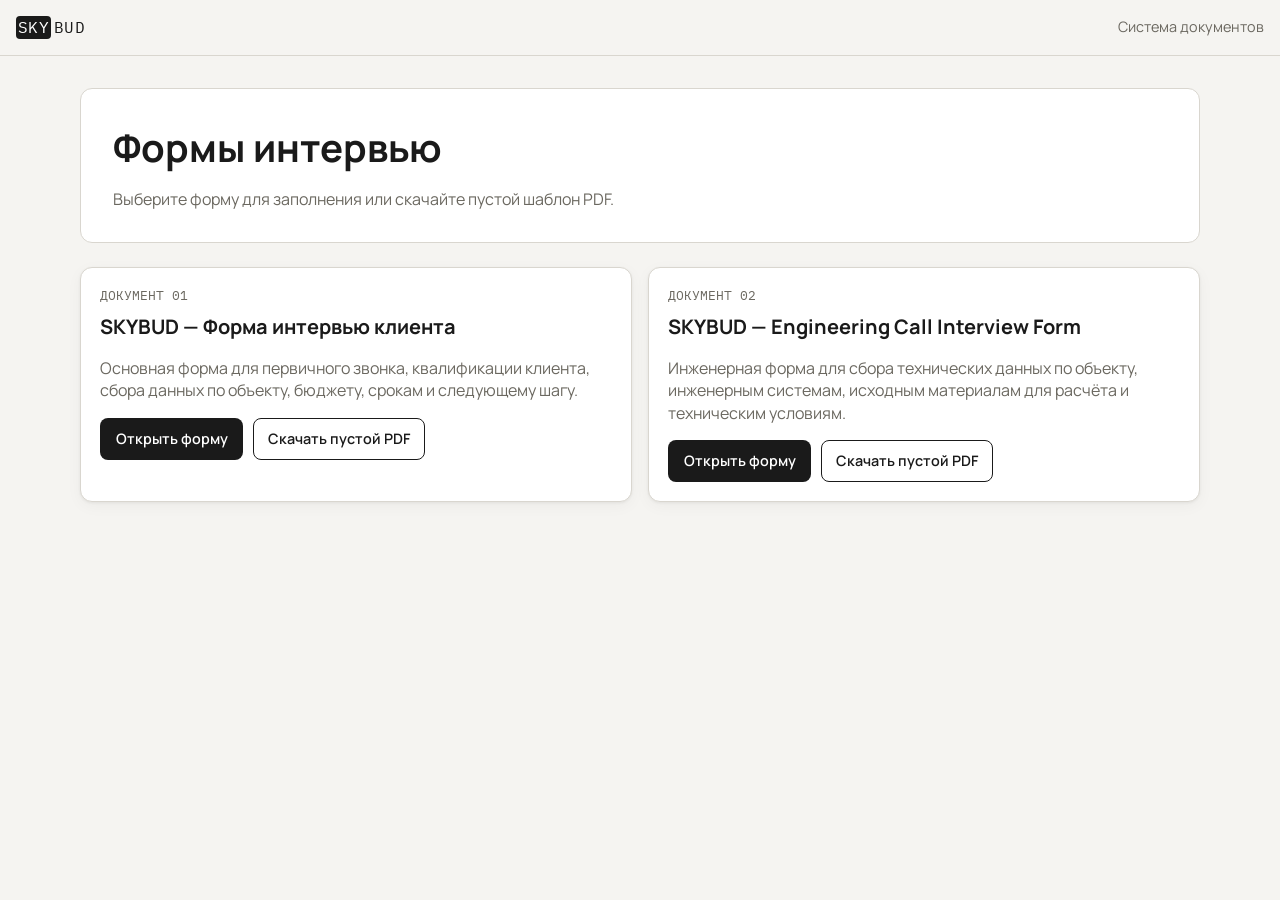
<file: index.html>
<!doctype html>
<html lang="ru">
  <head>
    <meta charset="UTF-8" />
    <meta name="viewport" content="width=device-width, initial-scale=1.0" />
    <title>SKYBUD Forms — Система документов</title>
    <link href="https://fonts.googleapis.com/css2?family=Manrope:wght@300;400;500;600;700&family=IBM+Plex+Mono:wght@400;500&display=swap" rel="stylesheet" />
    <link rel="stylesheet" href="css/styles.css" />
    <link rel="stylesheet" href="css/print.css" />
    <script src="js/main.js" defer></script>
  </head>
  <body>
    <header class="site-header">
      <a class="site-logo" href="index.html"><span>SKY</span>BUD</a>
      <div class="header-meta">Система документов</div>
    </header>

    <main class="container">
      <section class="page-hero">
        <h1>Формы интервью</h1>
        <p>Выберите форму для заполнения или скачайте пустой шаблон PDF.</p>
      </section>

      <section class="docs-grid">
        <article class="doc-card">
          <div class="doc-number">Документ 01</div>
          <h2 class="doc-title">SKYBUD — Форма интервью клиента</h2>
          <p class="doc-desc">
            Основная форма для первичного звонка, квалификации клиента, сбора данных по объекту, бюджету, срокам и следующему шагу.
          </p>
          <div class="doc-actions">
            <a href="client-call-interview-form.html" class="btn btn--primary">Открыть форму</a>
            <a href="client-call-interview-form.html?blank=true" target="_blank" class="btn btn--secondary">Скачать пустой PDF</a>
          </div>
        </article>

        <article class="doc-card">
          <div class="doc-number">Документ 02</div>
          <h2 class="doc-title">SKYBUD — Engineering Call Interview Form</h2>
          <p class="doc-desc">
            Инженерная форма для сбора технических данных по объекту, инженерным системам, исходным материалам для расчёта и техническим условиям.
          </p>
          <div class="doc-actions">
            <a href="engineering-call-interview-form.html" class="btn btn--primary">Открыть форму</a>
            <a href="engineering-call-interview-form.html?blank=true" target="_blank" class="btn btn--secondary">Скачать пустой PDF</a>
          </div>
        </article>
      </section>
    </main>
  </body>
</html>
</file>
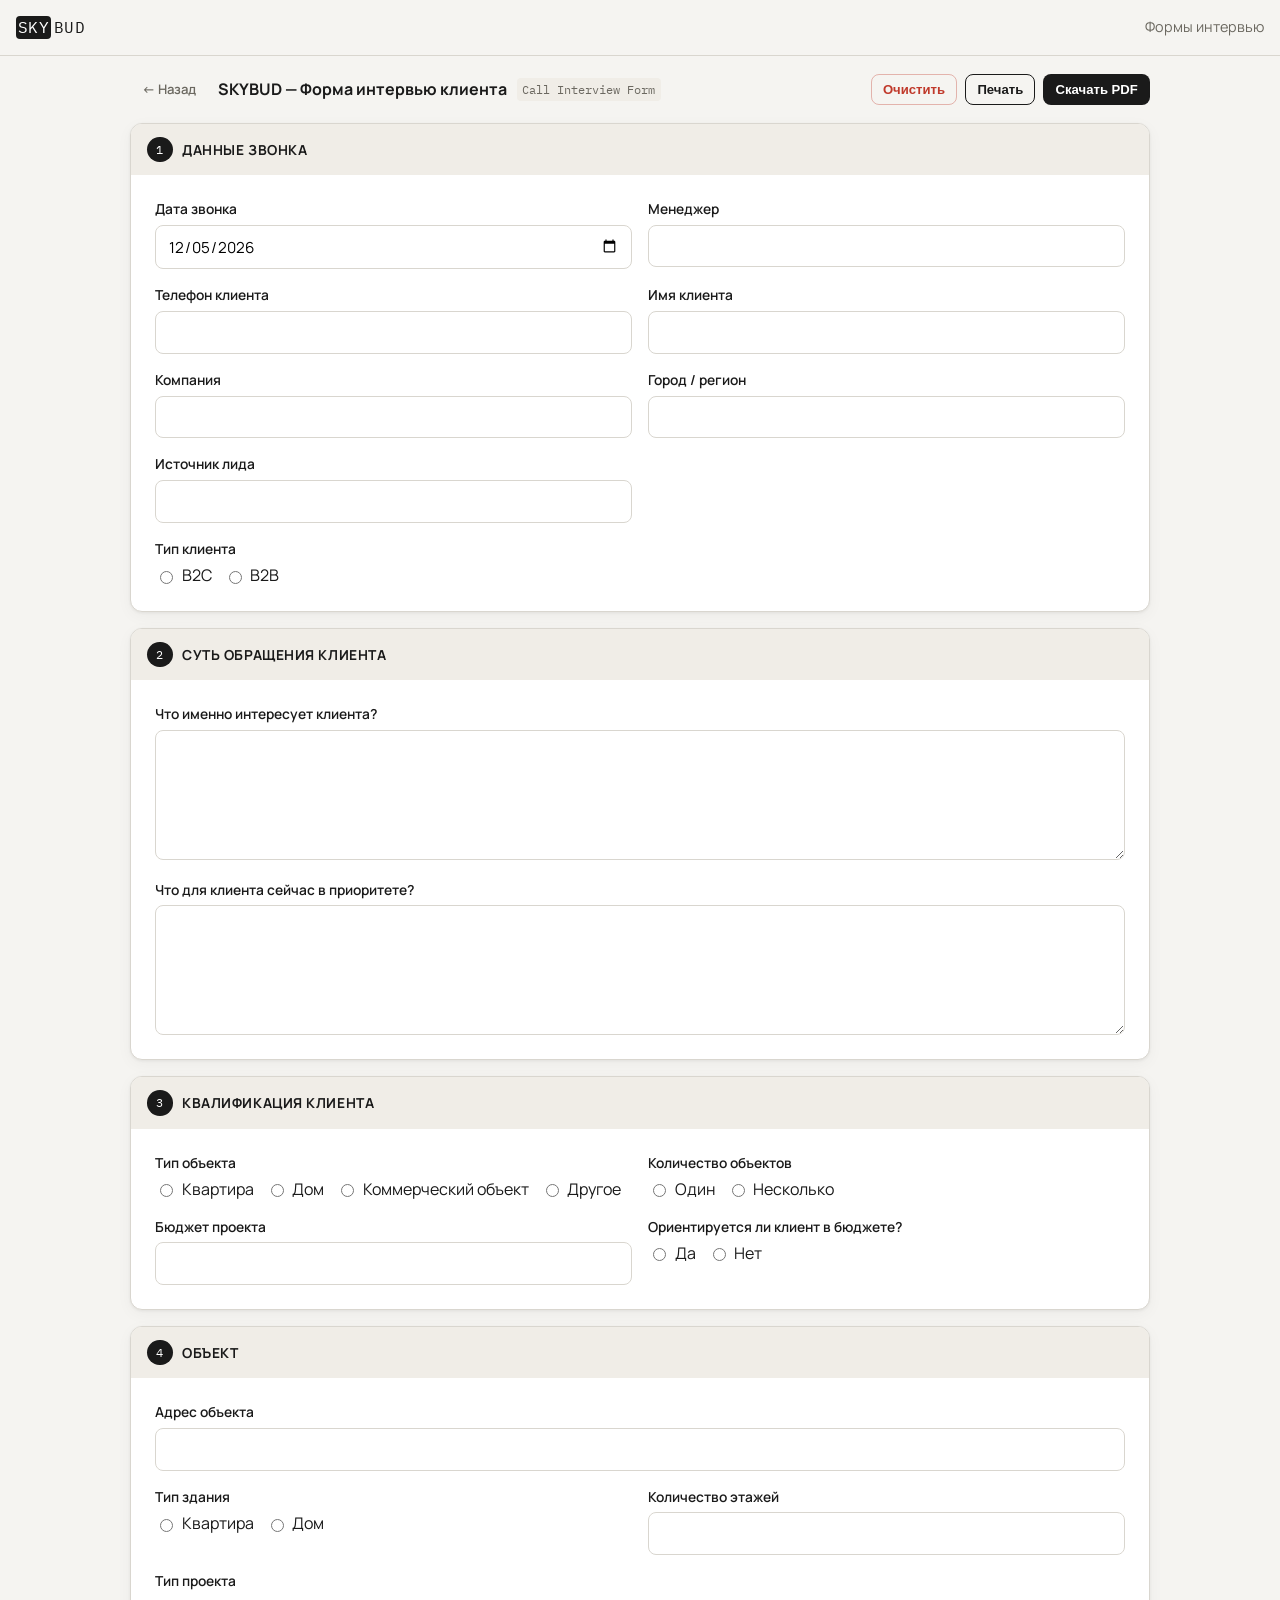
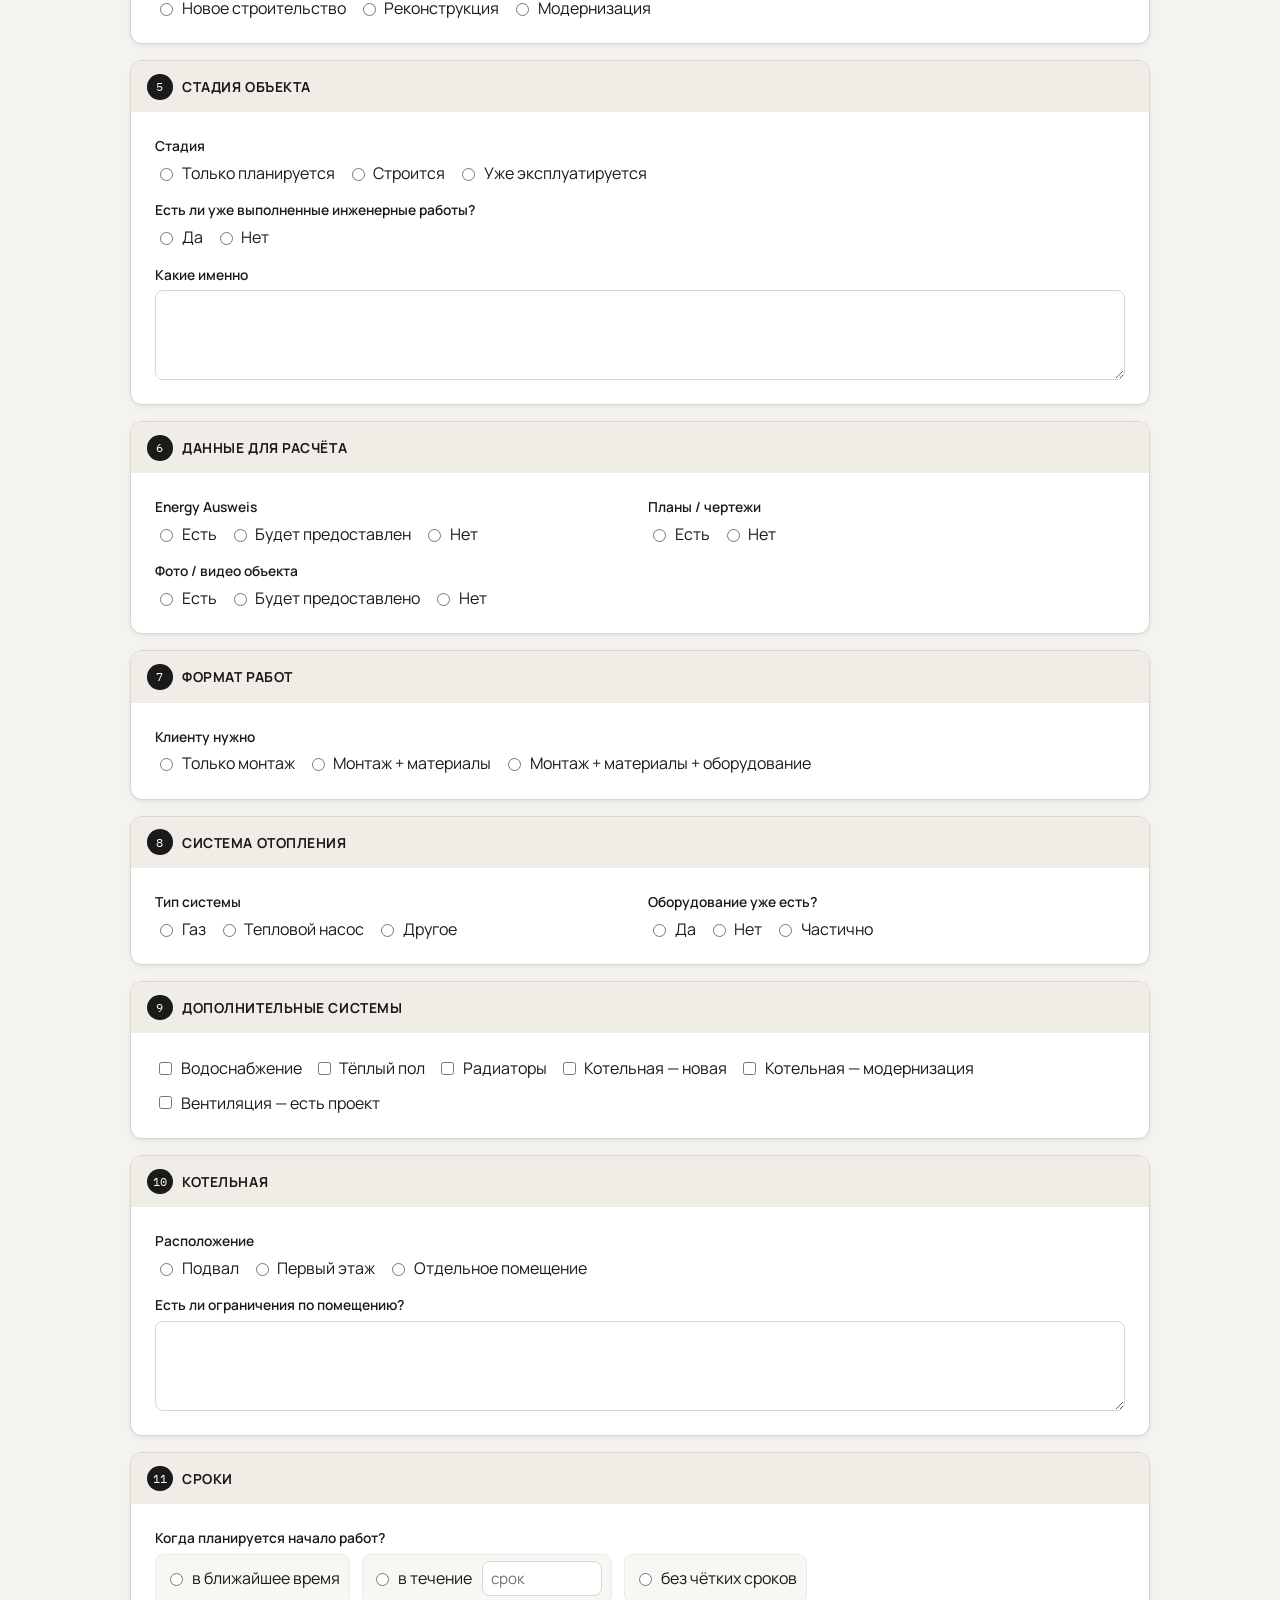
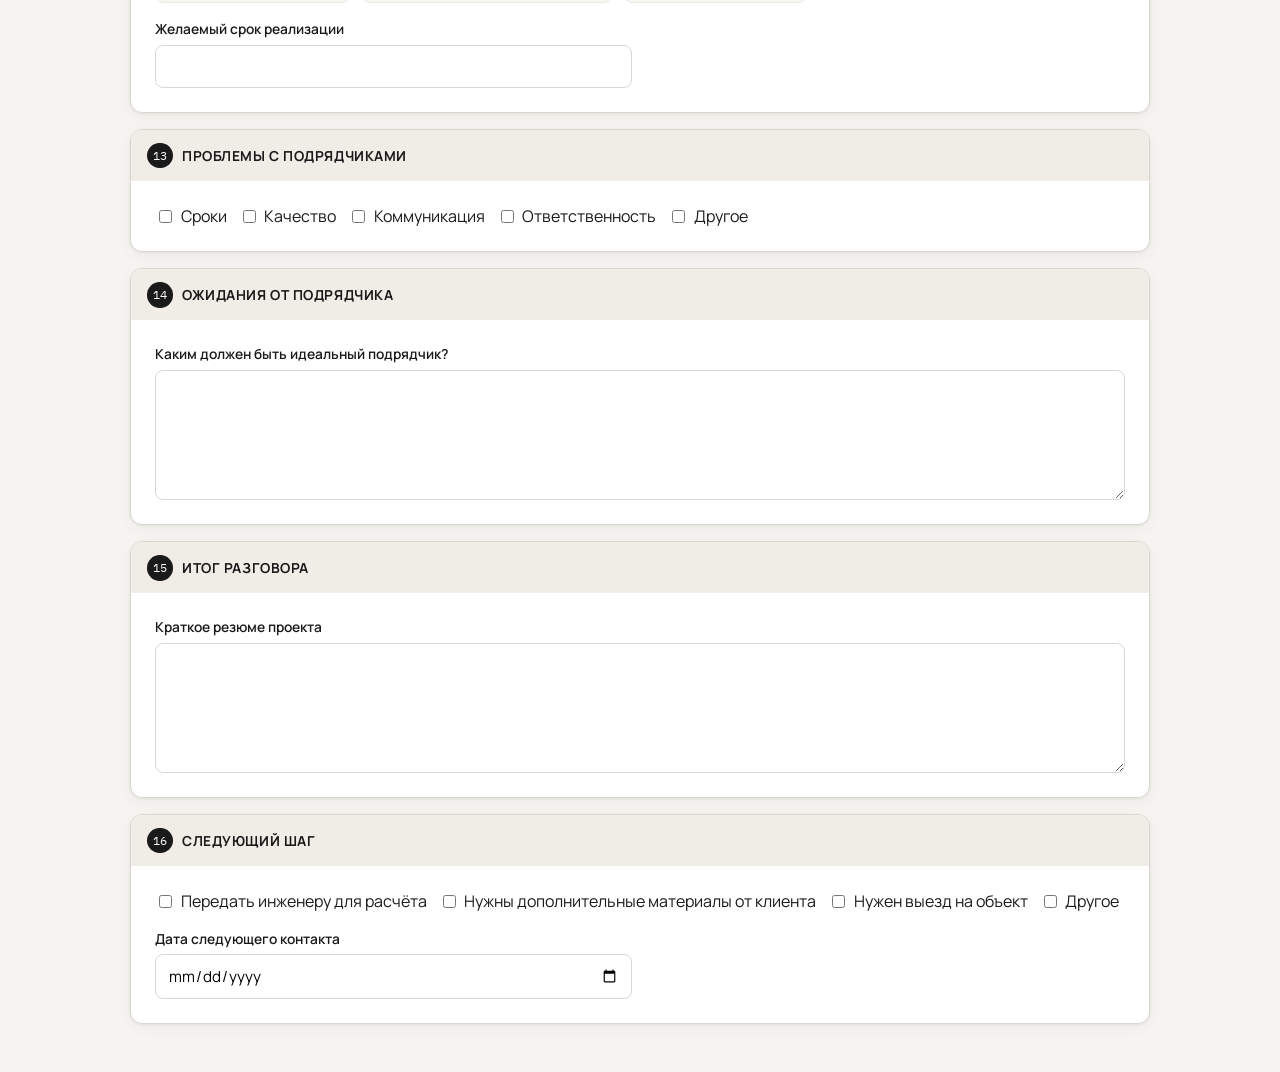
<file: client-call-interview-form.html>
<!doctype html>
<html lang="ru">
  <head>
    <meta charset="UTF-8" />
    <meta name="viewport" content="width=device-width, initial-scale=1.0" />
    <title>SKYBUD — Форма интервью клиента</title>
    <link href="https://fonts.googleapis.com/css2?family=Manrope:wght@300;400;500;600;700&family=IBM+Plex+Mono:wght@400;500&display=swap" rel="stylesheet" />
    <link rel="stylesheet" href="css/styles.css" />
    <link rel="stylesheet" href="css/print.css" />
    <script src="js/form-client.js" defer></script>
  </head>
  <body>
    <header class="site-header no-print">
      <a class="site-logo" href="index.html"><span>SKY</span>BUD</a>
      <div class="header-meta">Формы интервью</div>
    </header>

    <main class="form-layout">
      <div class="form-page-header no-print">
        <div class="form-page-header__left">
          <a href="index.html" class="btn btn--ghost btn--sm">← Назад</a>
          <span class="form-page-header__title">SKYBUD — Форма интервью клиента</span>
          <span class="form-page-header__tag">Call Interview Form</span>
        </div>
        <div class="form-page-header__actions">
          <button class="btn btn--danger btn--sm" onclick="clearForm()">Очистить</button>
          <button class="btn btn--secondary btn--sm" onclick="window.print()">Печать</button>
          <button class="btn btn--primary btn--sm" onclick="downloadPDF()">Скачать PDF</button>
        </div>
      </div>

      <div class="print-header">
        <div class="print-header__logo">SKYBUD</div>
        <div class="print-header__meta">Форма интервью клиента<br /><span id="print-date"></span></div>
      </div>

      <form id="client-form">
        <section class="form-section"><div class="form-section__header"><div class="form-section__num">1</div><h2 class="form-section__title">Данные звонка</h2></div><div class="form-section__body form-grid">
          <div class="form-group"><label class="field-label" for="call-date">Дата звонка</label><input type="date" id="call-date" /></div>
          <div class="form-group"><label class="field-label" for="manager-name">Менеджер</label><input type="text" id="manager-name" /></div>
          <div class="form-group"><label class="field-label" for="client-phone">Телефон клиента</label><input type="tel" id="client-phone" /></div>
          <div class="form-group"><label class="field-label" for="client-name">Имя клиента</label><input type="text" id="client-name" /></div>
          <div class="form-group"><label class="field-label" for="client-company">Компания</label><input type="text" id="client-company" /></div>
          <div class="form-group"><label class="field-label" for="client-city">Город / регион</label><input type="text" id="client-city" /></div>
          <div class="form-group"><label class="field-label" for="lead-source">Источник лида</label><input type="text" id="lead-source" /></div>
          <div class="form-group full-width"><label class="field-label">Тип клиента</label><div class="radio-group radio-group--row"><label class="radio-option"><input type="radio" name="client-type" value="b2c" /> B2C</label><label class="radio-option"><input type="radio" name="client-type" value="b2b" /> B2B</label></div></div>
        </div></section>

        <section class="form-section"><div class="form-section__header"><div class="form-section__num">2</div><h2 class="form-section__title">Суть обращения клиента</h2></div><div class="form-section__body">
          <div class="form-group"><label class="field-label" for="interest-details">Что именно интересует клиента?</label><textarea id="interest-details" class="tall"></textarea></div>
          <div class="form-group"><label class="field-label" for="priority-details">Что для клиента сейчас в приоритете?</label><textarea id="priority-details" class="tall"></textarea></div>
        </div></section>

        <section class="form-section"><div class="form-section__header"><div class="form-section__num">3</div><h2 class="form-section__title">Квалификация клиента</h2></div><div class="form-section__body form-grid">
          <div class="form-group"><label class="field-label">Тип объекта</label><div class="radio-group radio-group--row"><label class="radio-option"><input type="radio" name="object-type" value="Квартира"/> Квартира</label><label class="radio-option"><input type="radio" name="object-type" value="Дом"/> Дом</label><label class="radio-option"><input type="radio" name="object-type" value="Коммерческий объект"/> Коммерческий объект</label><label class="radio-option"><input type="radio" name="object-type" value="Другое"/> Другое</label></div></div>
          <div class="form-group"><label class="field-label">Количество объектов</label><div class="radio-group radio-group--row"><label class="radio-option"><input type="radio" name="object-count" value="Один"/> Один</label><label class="radio-option"><input type="radio" name="object-count" value="Несколько"/> Несколько</label></div></div>
          <div class="form-group"><label class="field-label" for="project-budget">Бюджет проекта</label><input type="text" id="project-budget" /></div>
          <div class="form-group"><label class="field-label">Ориентируется ли клиент в бюджете?</label><div class="radio-group radio-group--row"><label class="radio-option"><input type="radio" name="budget-aware" value="Да"/> Да</label><label class="radio-option"><input type="radio" name="budget-aware" value="Нет"/> Нет</label></div></div>
        </div></section>

        <section class="form-section"><div class="form-section__header"><div class="form-section__num">4</div><h2 class="form-section__title">Объект</h2></div><div class="form-section__body form-grid">
          <div class="form-group full-width"><label class="field-label" for="object-address">Адрес объекта</label><input type="text" id="object-address"/></div>
          <div class="form-group"><label class="field-label">Тип здания</label><div class="radio-group radio-group--row"><label class="radio-option"><input type="radio" name="building-type" value="Квартира"/> Квартира</label><label class="radio-option"><input type="radio" name="building-type" value="Дом"/> Дом</label></div></div>
          <div class="form-group"><label class="field-label" for="floors-count">Количество этажей</label><input type="number" id="floors-count" min="0"/></div>
          <div class="form-group full-width"><label class="field-label">Тип проекта</label><div class="radio-group radio-group--row"><label class="radio-option"><input type="radio" name="project-type" value="Новое строительство"/> Новое строительство</label><label class="radio-option"><input type="radio" name="project-type" value="Реконструкция"/> Реконструкция</label><label class="radio-option"><input type="radio" name="project-type" value="Модернизация"/> Модернизация</label></div></div>
        </div></section>

        <section class="form-section"><div class="form-section__header"><div class="form-section__num">5</div><h2 class="form-section__title">Стадия объекта</h2></div><div class="form-section__body form-grid">
          <div class="form-group full-width"><label class="field-label">Стадия</label><div class="radio-group radio-group--row"><label class="radio-option"><input type="radio" name="object-stage" value="Только планируется"/> Только планируется</label><label class="radio-option"><input type="radio" name="object-stage" value="Строится"/> Строится</label><label class="radio-option"><input type="radio" name="object-stage" value="Уже эксплуатируется"/> Уже эксплуатируется</label></div></div>
          <div class="form-group"><label class="field-label">Есть ли уже выполненные инженерные работы?</label><div class="radio-group radio-group--row"><label class="radio-option"><input type="radio" name="has-existing-works" value="Да"/> Да</label><label class="radio-option"><input type="radio" name="has-existing-works" value="Нет"/> Нет</label></div></div>
          <div class="form-group full-width"><label class="field-label" for="existing-works-details">Какие именно</label><textarea id="existing-works-details"></textarea></div>
        </div></section>

        <section class="form-section"><div class="form-section__header"><div class="form-section__num">6</div><h2 class="form-section__title">Данные для расчёта</h2></div><div class="form-section__body form-grid">
          <div class="form-group"><label class="field-label">Energy Ausweis</label><div class="radio-group radio-group--row"><label class="radio-option"><input type="radio" name="energy-ausweis" value="Есть"/> Есть</label><label class="radio-option"><input type="radio" name="energy-ausweis" value="Будет предоставлен"/> Будет предоставлен</label><label class="radio-option"><input type="radio" name="energy-ausweis" value="Нет"/> Нет</label></div></div>
          <div class="form-group"><label class="field-label">Планы / чертежи</label><div class="radio-group radio-group--row"><label class="radio-option"><input type="radio" name="has-plans" value="Есть"/> Есть</label><label class="radio-option"><input type="radio" name="has-plans" value="Нет"/> Нет</label></div></div>
          <div class="form-group full-width"><label class="field-label">Фото / видео объекта</label><div class="radio-group radio-group--row"><label class="radio-option"><input type="radio" name="has-photos" value="Есть"/> Есть</label><label class="radio-option"><input type="radio" name="has-photos" value="Будет предоставлено"/> Будет предоставлено</label><label class="radio-option"><input type="radio" name="has-photos" value="Нет"/> Нет</label></div></div>
        </div></section>

        <section class="form-section"><div class="form-section__header"><div class="form-section__num">7</div><h2 class="form-section__title">Формат работ</h2></div><div class="form-section__body"><div class="form-group"><label class="field-label">Клиенту нужно</label><div class="radio-group radio-group--row"><label class="radio-option"><input type="radio" name="work-format" value="Только монтаж"/> Только монтаж</label><label class="radio-option"><input type="radio" name="work-format" value="Монтаж + материалы"/> Монтаж + материалы</label><label class="radio-option"><input type="radio" name="work-format" value="Монтаж + материалы + оборудование"/> Монтаж + материалы + оборудование</label></div></div></div></section>

        <section class="form-section"><div class="form-section__header"><div class="form-section__num">8</div><h2 class="form-section__title">Система отопления</h2></div><div class="form-section__body form-grid"><div class="form-group"><label class="field-label">Тип системы</label><div class="radio-group radio-group--row"><label class="radio-option"><input type="radio" name="heating-type" value="Газ"/> Газ</label><label class="radio-option"><input type="radio" name="heating-type" value="Тепловой насос"/> Тепловой насос</label><label class="radio-option"><input type="radio" name="heating-type" value="Другое"/> Другое</label></div></div><div class="form-group"><label class="field-label">Оборудование уже есть?</label><div class="radio-group radio-group--row"><label class="radio-option"><input type="radio" name="has-equipment" value="Да"/> Да</label><label class="radio-option"><input type="radio" name="has-equipment" value="Нет"/> Нет</label><label class="radio-option"><input type="radio" name="has-equipment" value="Частично"/> Частично</label></div></div></div></section>

        <section class="form-section"><div class="form-section__header"><div class="form-section__num">9</div><h2 class="form-section__title">Дополнительные системы</h2></div><div class="form-section__body"><div class="checkbox-group checkbox-group--row"><label class="checkbox-option"><input type="checkbox" id="sys-water" /> Водоснабжение</label><label class="checkbox-option"><input type="checkbox" id="sys-floor" /> Тёплый пол</label><label class="checkbox-option"><input type="checkbox" id="sys-radiators" /> Радиаторы</label><label class="checkbox-option"><input type="checkbox" id="sys-boiler-new" /> Котельная — новая</label><label class="checkbox-option"><input type="checkbox" id="sys-boiler-mod" /> Котельная — модернизация</label><label class="checkbox-option"><input type="checkbox" id="sys-ventilation" /> Вентиляция — есть проект</label></div></div></section>

        <section class="form-section"><div class="form-section__header"><div class="form-section__num">10</div><h2 class="form-section__title">Котельная</h2></div><div class="form-section__body form-grid"><div class="form-group"><label class="field-label">Расположение</label><div class="radio-group radio-group--row"><label class="radio-option"><input type="radio" name="boiler-location" value="Подвал"/> Подвал</label><label class="radio-option"><input type="radio" name="boiler-location" value="Первый этаж"/> Первый этаж</label><label class="radio-option"><input type="radio" name="boiler-location" value="Отдельное помещение"/> Отдельное помещение</label></div></div><div class="form-group full-width"><label class="field-label" for="boiler-restrictions">Есть ли ограничения по помещению?</label><textarea id="boiler-restrictions"></textarea></div></div></section>

        <section class="form-section"><div class="form-section__header"><div class="form-section__num">11</div><h2 class="form-section__title">Сроки</h2></div><div class="form-section__body form-grid"><div class="form-group full-width"><label class="field-label">Когда планируется начало работ?</label><div class="radio-inline-group"><label class="radio-inline-row"><input type="radio" name="start-time" value="soon"/> в ближайшее время</label><label class="radio-inline-row"><input type="radio" name="start-time" value="within"/> в течение <input type="text" class="inline-field" id="start-time-value" placeholder="срок"/></label><label class="radio-inline-row"><input type="radio" name="start-time" value="unclear"/> без чётких сроков</label></div></div><div class="form-group"><label class="field-label" for="desired-deadline">Желаемый срок реализации</label><input type="text" id="desired-deadline"/></div></div></section>

        <section class="form-section section--b2b" id="b2b-section"><div class="form-section__header"><div class="form-section__num">12</div><h2 class="form-section__title">Дополнительно для B2B</h2></div><div class="form-section__body form-grid"><div class="form-group"><label class="field-label" for="b2b-activity">Основная деятельность компании</label><input type="text" id="b2b-activity" /></div><div class="form-group"><label class="field-label">Тип объектов</label><div class="radio-group radio-group--row"><label class="radio-option"><input type="radio" name="b2b-object-types" value="Жилые"/> Жилые</label><label class="radio-option"><input type="radio" name="b2b-object-types" value="Коммерческие"/> Коммерческие</label><label class="radio-option"><input type="radio" name="b2b-object-types" value="Смешанные"/> Смешанные</label></div></div><div class="form-group"><label class="field-label">Частота проектов</label><div class="radio-group radio-group--row"><label class="radio-option"><input type="radio" name="b2b-frequency" value="Разовые"/> Разовые</label><label class="radio-option"><input type="radio" name="b2b-frequency" value="Регулярные"/> Регулярные</label></div></div><div class="form-group"><label class="field-label" for="b2b-yearly-count">Примерное кол-во объектов в год</label><input type="number" id="b2b-yearly-count" min="0" /><span class="inline-note">в год</span></div></div></section>

        <section class="form-section"><div class="form-section__header"><div class="form-section__num">13</div><h2 class="form-section__title">Проблемы с подрядчиками</h2></div><div class="form-section__body"><div class="checkbox-group checkbox-group--row"><label class="checkbox-option"><input type="checkbox" id="problem-deadlines" /> Сроки</label><label class="checkbox-option"><input type="checkbox" id="problem-quality" /> Качество</label><label class="checkbox-option"><input type="checkbox" id="problem-communication" /> Коммуникация</label><label class="checkbox-option"><input type="checkbox" id="problem-responsibility" /> Ответственность</label><label class="checkbox-option"><input type="checkbox" id="problem-other" /> Другое</label></div></div></section>

        <section class="form-section"><div class="form-section__header"><div class="form-section__num">14</div><h2 class="form-section__title">Ожидания от подрядчика</h2></div><div class="form-section__body"><div class="form-group"><label class="field-label" for="ideal-contractor">Каким должен быть идеальный подрядчик?</label><textarea id="ideal-contractor" class="tall"></textarea></div></div></section>

        <section class="form-section"><div class="form-section__header"><div class="form-section__num">15</div><h2 class="form-section__title">Итог разговора</h2></div><div class="form-section__body"><div class="form-group"><label class="field-label" for="call-summary">Краткое резюме проекта</label><textarea id="call-summary" class="tall"></textarea></div></div></section>

        <section class="form-section"><div class="form-section__header"><div class="form-section__num">16</div><h2 class="form-section__title">Следующий шаг</h2></div><div class="form-section__body form-grid"><div class="form-group full-width"><div class="checkbox-group checkbox-group--row"><label class="checkbox-option"><input type="checkbox" id="next-to-engineer" /> Передать инженеру для расчёта</label><label class="checkbox-option"><input type="checkbox" id="next-need-materials" /> Нужны дополнительные материалы от клиента</label><label class="checkbox-option"><input type="checkbox" id="next-site-visit" /> Нужен выезд на объект</label><label class="checkbox-option"><input type="checkbox" id="next-other" /> Другое</label></div></div><div class="form-group"><label class="field-label" for="next-contact-date">Дата следующего контакта</label><input type="date" id="next-contact-date"/></div></div></section>
      </form>
    </main>
  </body>
</html>
</file>
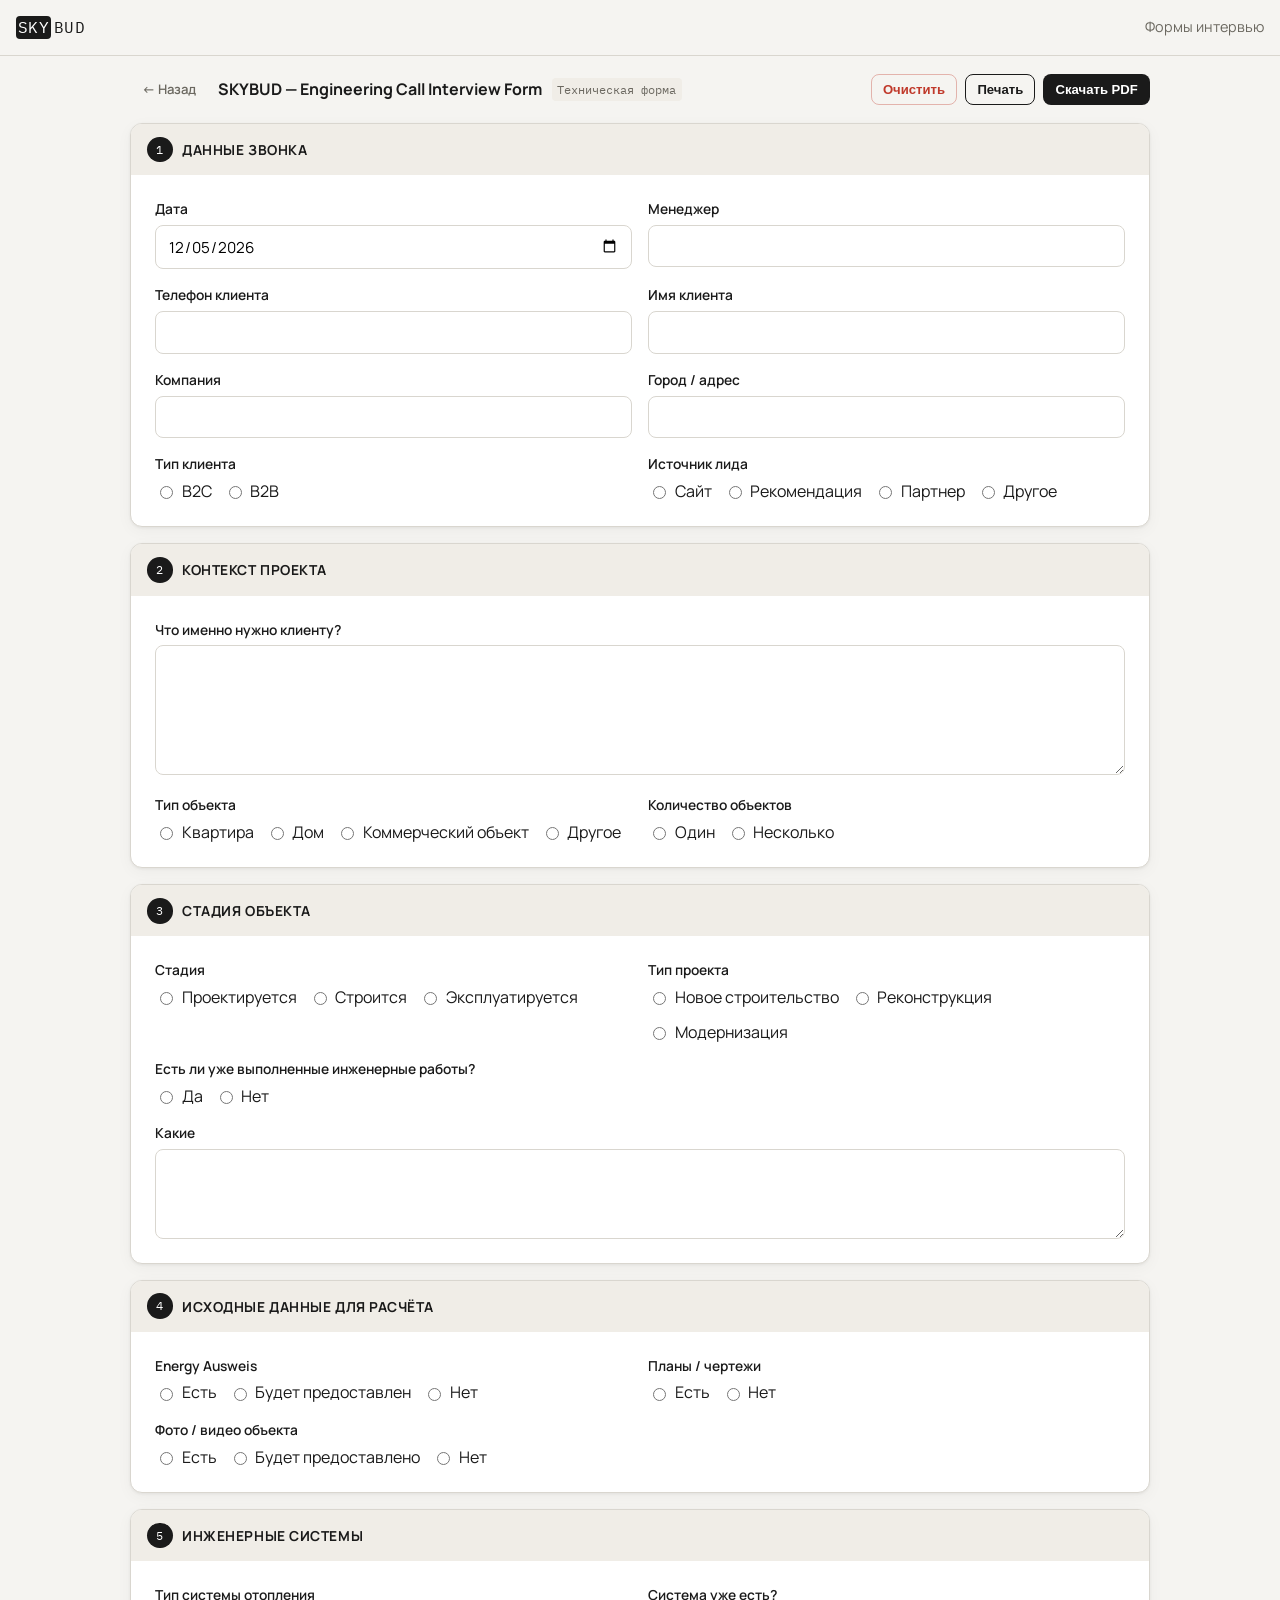
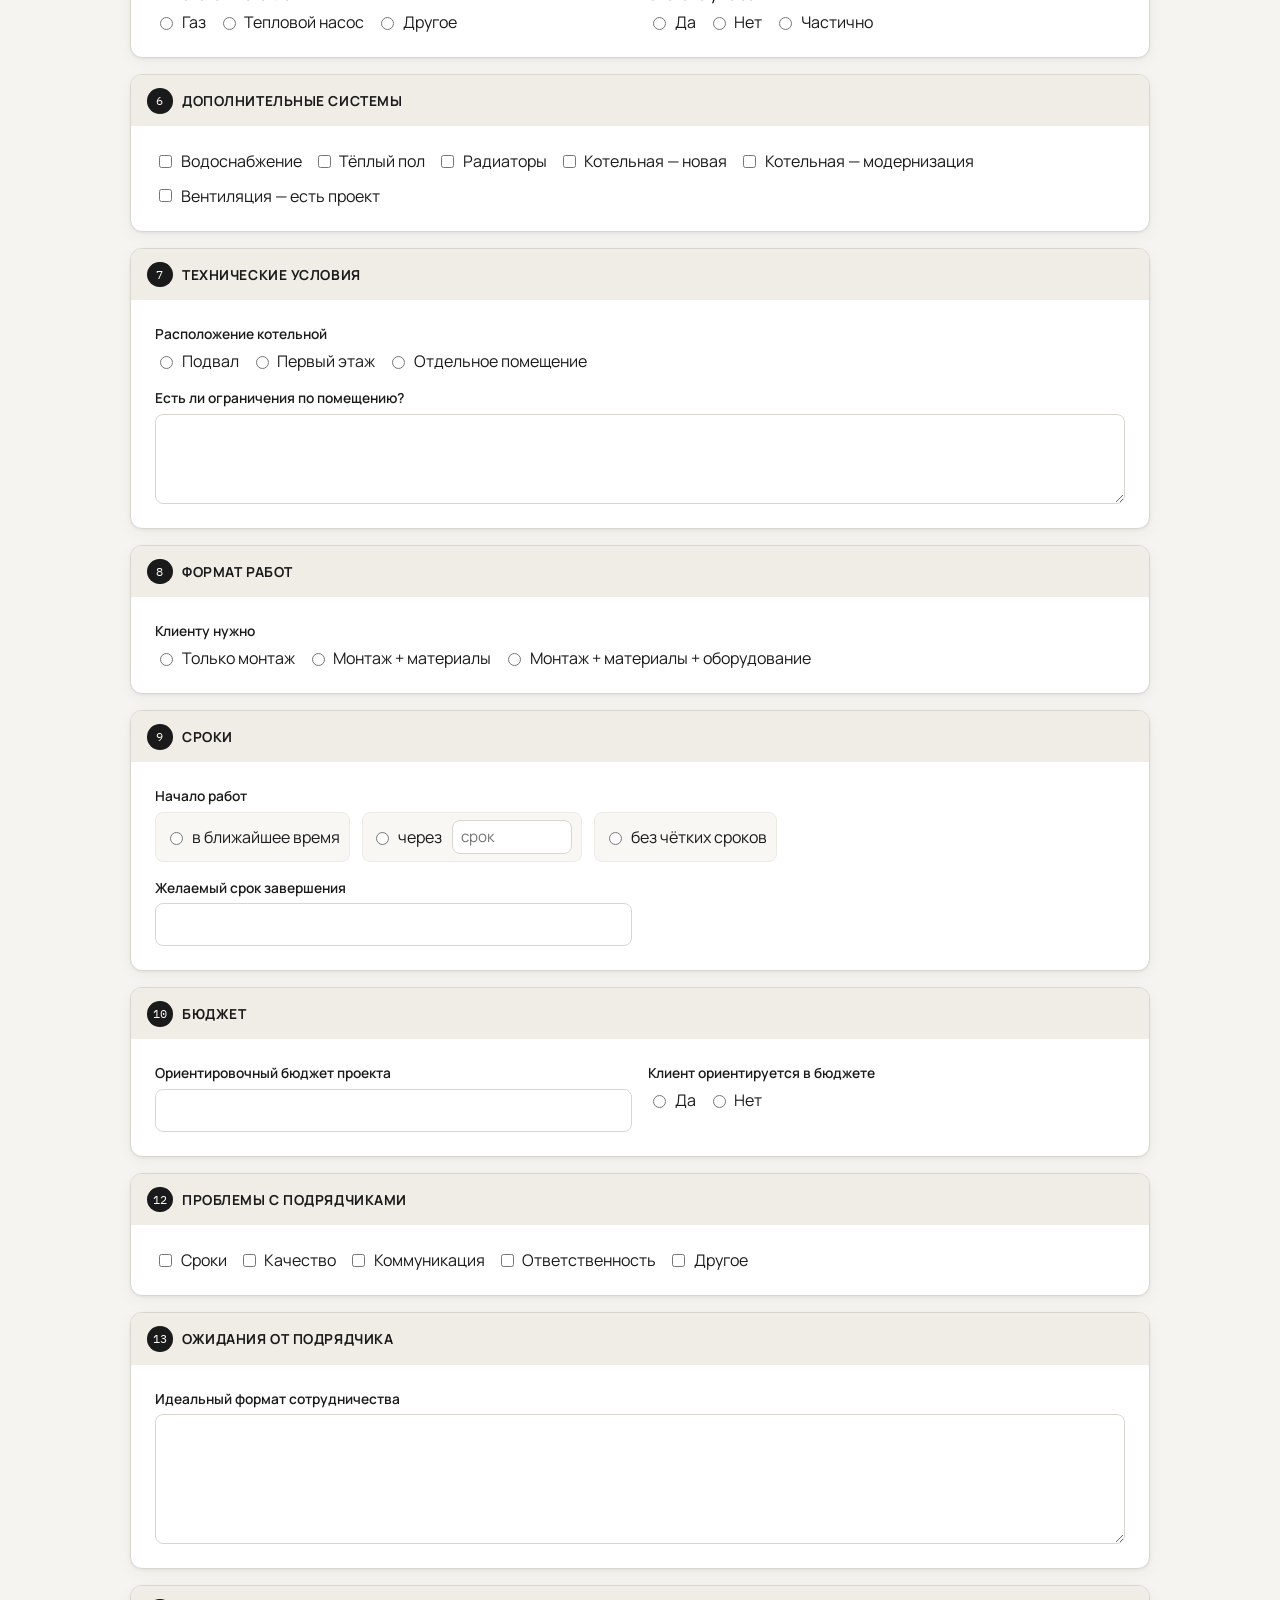
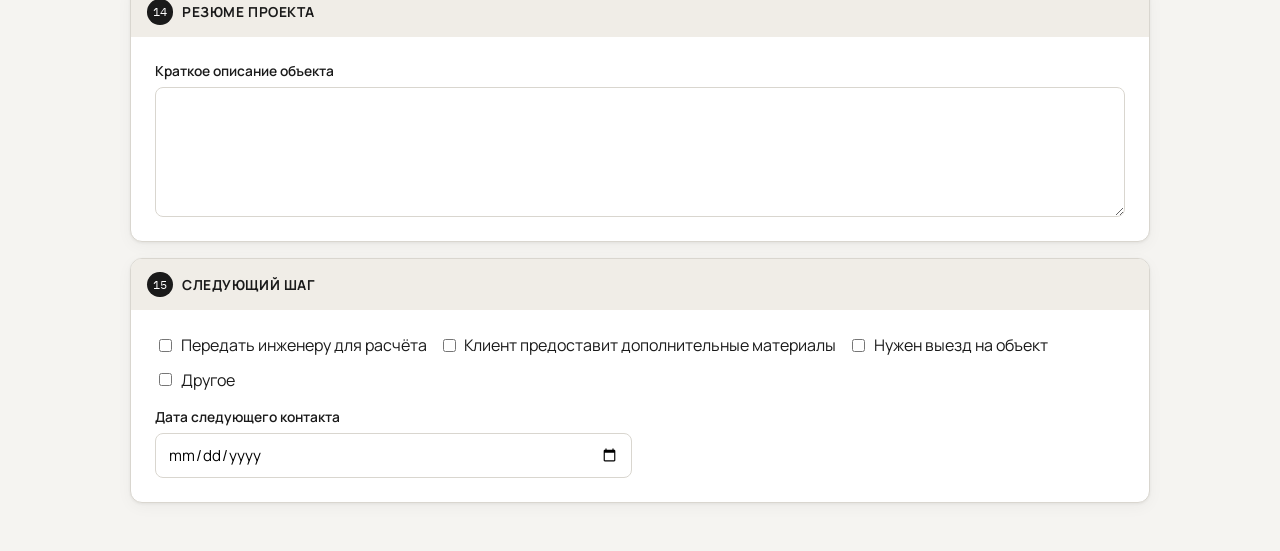
<file: engineering-call-interview-form.html>
<!doctype html>
<html lang="ru">
  <head>
    <meta charset="UTF-8" />
    <meta name="viewport" content="width=device-width, initial-scale=1.0" />
    <title>SKYBUD — Engineering Call Interview Form</title>
    <link href="https://fonts.googleapis.com/css2?family=Manrope:wght@300;400;500;600;700&family=IBM+Plex+Mono:wght@400;500&display=swap" rel="stylesheet" />
    <link rel="stylesheet" href="css/styles.css" />
    <link rel="stylesheet" href="css/print.css" />
    <script src="js/form-engineering.js" defer></script>
  </head>
  <body>
    <header class="site-header no-print"><a class="site-logo" href="index.html"><span>SKY</span>BUD</a><div class="header-meta">Формы интервью</div></header>
    <main class="form-layout">
      <div class="form-page-header no-print"><div class="form-page-header__left"><a href="index.html" class="btn btn--ghost btn--sm">← Назад</a><span class="form-page-header__title">SKYBUD — Engineering Call Interview Form</span><span class="form-page-header__tag">Техническая форма</span></div><div class="form-page-header__actions"><button class="btn btn--danger btn--sm" onclick="clearForm()">Очистить</button><button class="btn btn--secondary btn--sm" onclick="window.print()">Печать</button><button class="btn btn--primary btn--sm" onclick="downloadPDF()">Скачать PDF</button></div></div>
      <div class="print-header"><div class="print-header__logo">SKYBUD</div><div class="print-header__meta">Engineering Call Interview Form<br /><span id="print-date"></span></div></div>

      <form id="engineering-form">
        <section class="form-section"><div class="form-section__header"><div class="form-section__num">1</div><h2 class="form-section__title">Данные звонка</h2></div><div class="form-section__body form-grid"><div class="form-group"><label class="field-label" for="call-date">Дата</label><input type="date" id="call-date" /></div><div class="form-group"><label class="field-label" for="manager-name">Менеджер</label><input type="text" id="manager-name"/></div><div class="form-group"><label class="field-label" for="client-phone">Телефон клиента</label><input type="tel" id="client-phone"/></div><div class="form-group"><label class="field-label" for="client-name">Имя клиента</label><input type="text" id="client-name"/></div><div class="form-group"><label class="field-label" for="client-company">Компания</label><input type="text" id="client-company"/></div><div class="form-group"><label class="field-label" for="client-city">Город / адрес</label><input type="text" id="client-city"/></div><div class="form-group"><label class="field-label">Тип клиента</label><div class="radio-group radio-group--row"><label class="radio-option"><input type="radio" name="client-type" value="b2c"/> B2C</label><label class="radio-option"><input type="radio" name="client-type" value="b2b"/> B2B</label></div></div><div class="form-group"><label class="field-label">Источник лида</label><div class="radio-group radio-group--row"><label class="radio-option"><input type="radio" name="lead-source" value="Сайт"/> Сайт</label><label class="radio-option"><input type="radio" name="lead-source" value="Рекомендация"/> Рекомендация</label><label class="radio-option"><input type="radio" name="lead-source" value="Партнер"/> Партнер</label><label class="radio-option"><input type="radio" name="lead-source" value="Другое"/> Другое</label></div></div></div></section>

        <section class="form-section"><div class="form-section__header"><div class="form-section__num">2</div><h2 class="form-section__title">Контекст проекта</h2></div><div class="form-section__body"><div class="form-group"><label class="field-label" for="project-context">Что именно нужно клиенту?</label><textarea id="project-context" class="tall"></textarea></div><div class="form-grid"><div class="form-group"><label class="field-label">Тип объекта</label><div class="radio-group radio-group--row"><label class="radio-option"><input type="radio" name="object-type" value="Квартира"/> Квартира</label><label class="radio-option"><input type="radio" name="object-type" value="Дом"/> Дом</label><label class="radio-option"><input type="radio" name="object-type" value="Коммерческий объект"/> Коммерческий объект</label><label class="radio-option"><input type="radio" name="object-type" value="Другое"/> Другое</label></div></div><div class="form-group"><label class="field-label">Количество объектов</label><div class="radio-group radio-group--row"><label class="radio-option"><input type="radio" name="object-count" value="Один"/> Один</label><label class="radio-option"><input type="radio" name="object-count" value="Несколько"/> Несколько</label></div></div></div></div></section>

        <section class="form-section"><div class="form-section__header"><div class="form-section__num">3</div><h2 class="form-section__title">Стадия объекта</h2></div><div class="form-section__body form-grid"><div class="form-group"><label class="field-label">Стадия</label><div class="radio-group radio-group--row"><label class="radio-option"><input type="radio" name="object-stage" value="Проектируется"/> Проектируется</label><label class="radio-option"><input type="radio" name="object-stage" value="Строится"/> Строится</label><label class="radio-option"><input type="radio" name="object-stage" value="Эксплуатируется"/> Эксплуатируется</label></div></div><div class="form-group"><label class="field-label">Тип проекта</label><div class="radio-group radio-group--row"><label class="radio-option"><input type="radio" name="project-type" value="Новое строительство"/> Новое строительство</label><label class="radio-option"><input type="radio" name="project-type" value="Реконструкция"/> Реконструкция</label><label class="radio-option"><input type="radio" name="project-type" value="Модернизация"/> Модернизация</label></div></div><div class="form-group"><label class="field-label">Есть ли уже выполненные инженерные работы?</label><div class="radio-group radio-group--row"><label class="radio-option"><input type="radio" name="has-existing-works" value="Да"/> Да</label><label class="radio-option"><input type="radio" name="has-existing-works" value="Нет"/> Нет</label></div></div><div class="form-group full-width"><label class="field-label" for="existing-works-details">Какие</label><textarea id="existing-works-details"></textarea></div></div></section>

        <section class="form-section"><div class="form-section__header"><div class="form-section__num">4</div><h2 class="form-section__title">Исходные данные для расчёта</h2></div><div class="form-section__body form-grid"><div class="form-group"><label class="field-label">Energy Ausweis</label><div class="radio-group radio-group--row"><label class="radio-option"><input type="radio" name="energy-ausweis" value="Есть"/> Есть</label><label class="radio-option"><input type="radio" name="energy-ausweis" value="Будет предоставлен"/> Будет предоставлен</label><label class="radio-option"><input type="radio" name="energy-ausweis" value="Нет"/> Нет</label></div></div><div class="form-group"><label class="field-label">Планы / чертежи</label><div class="radio-group radio-group--row"><label class="radio-option"><input type="radio" name="has-plans" value="Есть"/> Есть</label><label class="radio-option"><input type="radio" name="has-plans" value="Нет"/> Нет</label></div></div><div class="form-group full-width"><label class="field-label">Фото / видео объекта</label><div class="radio-group radio-group--row"><label class="radio-option"><input type="radio" name="has-photos" value="Есть"/> Есть</label><label class="radio-option"><input type="radio" name="has-photos" value="Будет предоставлено"/> Будет предоставлено</label><label class="radio-option"><input type="radio" name="has-photos" value="Нет"/> Нет</label></div></div></div></section>

        <section class="form-section"><div class="form-section__header"><div class="form-section__num">5</div><h2 class="form-section__title">Инженерные системы</h2></div><div class="form-section__body form-grid"><div class="form-group"><label class="field-label">Тип системы отопления</label><div class="radio-group radio-group--row"><label class="radio-option"><input type="radio" name="heating-type" value="Газ"/> Газ</label><label class="radio-option"><input type="radio" name="heating-type" value="Тепловой насос"/> Тепловой насос</label><label class="radio-option"><input type="radio" name="heating-type" value="Другое"/> Другое</label></div></div><div class="form-group"><label class="field-label">Система уже есть?</label><div class="radio-group radio-group--row"><label class="radio-option"><input type="radio" name="has-system" value="Да"/> Да</label><label class="radio-option"><input type="radio" name="has-system" value="Нет"/> Нет</label><label class="radio-option"><input type="radio" name="has-system" value="Частично"/> Частично</label></div></div></div></section>

        <section class="form-section"><div class="form-section__header"><div class="form-section__num">6</div><h2 class="form-section__title">Дополнительные системы</h2></div><div class="form-section__body"><div class="checkbox-group checkbox-group--row"><label class="checkbox-option"><input type="checkbox" id="sys-water" /> Водоснабжение</label><label class="checkbox-option"><input type="checkbox" id="sys-floor" /> Тёплый пол</label><label class="checkbox-option"><input type="checkbox" id="sys-radiators" /> Радиаторы</label><label class="checkbox-option"><input type="checkbox" id="sys-boiler-new" /> Котельная — новая</label><label class="checkbox-option"><input type="checkbox" id="sys-boiler-mod" /> Котельная — модернизация</label><label class="checkbox-option"><input type="checkbox" id="sys-ventilation" /> Вентиляция — есть проект</label></div></div></section>

        <section class="form-section"><div class="form-section__header"><div class="form-section__num">7</div><h2 class="form-section__title">Технические условия</h2></div><div class="form-section__body form-grid"><div class="form-group"><label class="field-label">Расположение котельной</label><div class="radio-group radio-group--row"><label class="radio-option"><input type="radio" name="boiler-location" value="Подвал"/> Подвал</label><label class="radio-option"><input type="radio" name="boiler-location" value="Первый этаж"/> Первый этаж</label><label class="radio-option"><input type="radio" name="boiler-location" value="Отдельное помещение"/> Отдельное помещение</label></div></div><div class="form-group full-width"><label class="field-label" for="room-restrictions">Есть ли ограничения по помещению?</label><textarea id="room-restrictions"></textarea></div></div></section>

        <section class="form-section"><div class="form-section__header"><div class="form-section__num">8</div><h2 class="form-section__title">Формат работ</h2></div><div class="form-section__body"><div class="form-group"><label class="field-label">Клиенту нужно</label><div class="radio-group radio-group--row"><label class="radio-option"><input type="radio" name="work-format" value="Только монтаж"/> Только монтаж</label><label class="radio-option"><input type="radio" name="work-format" value="Монтаж + материалы"/> Монтаж + материалы</label><label class="radio-option"><input type="radio" name="work-format" value="Монтаж + материалы + оборудование"/> Монтаж + материалы + оборудование</label></div></div></div></section>

        <section class="form-section"><div class="form-section__header"><div class="form-section__num">9</div><h2 class="form-section__title">Сроки</h2></div><div class="form-section__body form-grid"><div class="form-group full-width"><label class="field-label">Начало работ</label><div class="radio-inline-group"><label class="radio-inline-row"><input type="radio" name="start-time" value="soon"/> в ближайшее время</label><label class="radio-inline-row"><input type="radio" name="start-time" value="within"/> через <input type="text" class="inline-field" id="start-time-value" placeholder="срок"/></label><label class="radio-inline-row"><input type="radio" name="start-time" value="unclear"/> без чётких сроков</label></div></div><div class="form-group"><label class="field-label" for="desired-deadline">Желаемый срок завершения</label><input type="text" id="desired-deadline" /></div></div></section>

        <section class="form-section"><div class="form-section__header"><div class="form-section__num">10</div><h2 class="form-section__title">Бюджет</h2></div><div class="form-section__body form-grid"><div class="form-group"><label class="field-label" for="project-budget">Ориентировочный бюджет проекта</label><input type="text" id="project-budget" /></div><div class="form-group"><label class="field-label">Клиент ориентируется в бюджете</label><div class="radio-group radio-group--row"><label class="radio-option"><input type="radio" name="budget-aware" value="Да"/> Да</label><label class="radio-option"><input type="radio" name="budget-aware" value="Нет"/> Нет</label></div></div></div></section>

        <section class="form-section section--b2b" id="b2b-section"><div class="form-section__header"><div class="form-section__num">11</div><h2 class="form-section__title">Дополнительно для B2B</h2></div><div class="form-section__body form-grid"><div class="form-group"><label class="field-label" for="b2b-activity">Основная деятельность компании</label><input type="text" id="b2b-activity"/></div><div class="form-group"><label class="field-label">Тип объектов</label><div class="radio-group radio-group--row"><label class="radio-option"><input type="radio" name="b2b-object-types" value="Жилые"/> Жилые</label><label class="radio-option"><input type="radio" name="b2b-object-types" value="Коммерческие"/> Коммерческие</label><label class="radio-option"><input type="radio" name="b2b-object-types" value="Смешанные"/> Смешанные</label></div></div><div class="form-group"><label class="field-label" for="b2b-yearly-count">Примерное кол-во проектов в год</label><input type="number" id="b2b-yearly-count" min="0"/><span class="inline-note">в год</span></div></div></section>

        <section class="form-section"><div class="form-section__header"><div class="form-section__num">12</div><h2 class="form-section__title">Проблемы с подрядчиками</h2></div><div class="form-section__body"><div class="checkbox-group checkbox-group--row"><label class="checkbox-option"><input type="checkbox" id="problem-deadlines" /> Сроки</label><label class="checkbox-option"><input type="checkbox" id="problem-quality" /> Качество</label><label class="checkbox-option"><input type="checkbox" id="problem-communication" /> Коммуникация</label><label class="checkbox-option"><input type="checkbox" id="problem-responsibility" /> Ответственность</label><label class="checkbox-option"><input type="checkbox" id="problem-other" /> Другое</label></div></div></section>

        <section class="form-section"><div class="form-section__header"><div class="form-section__num">13</div><h2 class="form-section__title">Ожидания от подрядчика</h2></div><div class="form-section__body"><div class="form-group"><label class="field-label" for="ideal-contractor">Идеальный формат сотрудничества</label><textarea id="ideal-contractor" class="tall"></textarea></div></div></section>

        <section class="form-section"><div class="form-section__header"><div class="form-section__num">14</div><h2 class="form-section__title">Резюме проекта</h2></div><div class="form-section__body"><div class="form-group"><label class="field-label" for="project-summary">Краткое описание объекта</label><textarea id="project-summary" class="tall"></textarea></div></div></section>

        <section class="form-section"><div class="form-section__header"><div class="form-section__num">15</div><h2 class="form-section__title">Следующий шаг</h2></div><div class="form-section__body form-grid"><div class="form-group full-width"><div class="checkbox-group checkbox-group--row"><label class="checkbox-option"><input type="checkbox" id="next-to-engineer" /> Передать инженеру для расчёта</label><label class="checkbox-option"><input type="checkbox" id="next-need-materials" /> Клиент предоставит дополнительные материалы</label><label class="checkbox-option"><input type="checkbox" id="next-site-visit" /> Нужен выезд на объект</label><label class="checkbox-option"><input type="checkbox" id="next-other" /> Другое</label></div></div><div class="form-group"><label class="field-label" for="next-contact-date">Дата следующего контакта</label><input type="date" id="next-contact-date" /></div></div></section>
      </form>
    </main>
  </body>
</html>
</file>
<file: css/styles.css>
:root {
  --color-bg: #f5f4f1;
  --color-surface: #ffffff;
  --color-border: #d9d6cf;
  --color-border-focus: #1a1a1a;
  --color-text: #1a1a1a;
  --color-text-muted: #6b6860;
  --color-accent: #1a1a1a;
  --color-accent-light: #e8e6e0;
  --color-tag: #f0ede7;
  --color-b2b-bg: #faf5ec;
  --color-b2b-border: #d4c5a9;
  --color-b2b-title: #7a5c28;
  --color-danger: #c0392b;

  --font-main: 'Manrope', sans-serif;
  --font-mono: 'IBM Plex Mono', monospace;

  --radius-sm: 4px;
  --radius-md: 8px;
  --radius-lg: 12px;

  --shadow-card: 0 1px 3px rgba(0, 0, 0, 0.06), 0 4px 16px rgba(0, 0, 0, 0.04);
  --shadow-hover: 0 2px 8px rgba(0, 0, 0, 0.1), 0 8px 32px rgba(0, 0, 0, 0.06);
  --transition: 0.18s ease;
}

* { box-sizing: border-box; }

body {
  margin: 0;
  font-family: var(--font-main);
  color: var(--color-text);
  background: var(--color-bg);
  line-height: 1.4;
}

a { color: inherit; text-decoration: none; }

.site-header {
  position: sticky;
  top: 0;
  z-index: 20;
  display: flex;
  justify-content: space-between;
  align-items: center;
  height: 56px;
  padding: 0 1rem;
  border-bottom: 1px solid var(--color-border);
  background: rgba(245, 244, 241, 0.96);
  backdrop-filter: blur(8px);
}

.site-logo {
  font-family: var(--font-mono);
  font-size: 1rem;
  letter-spacing: 0.04em;
  display: inline-flex;
  align-items: center;
  gap: 0.15rem;
}

.site-logo span {
  display: inline-flex;
  align-items: center;
  justify-content: center;
  width: 2.2rem;
  height: 1.45rem;
  background: #1a1a1a;
  color: #fff;
  border-radius: var(--radius-sm);
}

.header-meta { color: var(--color-text-muted); font-size: 0.9rem; }

.container {
  width: min(1120px, calc(100% - 2rem));
  margin: 0 auto;
  padding: 2rem 0 3rem;
}

.page-hero {
  background: var(--color-surface);
  border: 1px solid var(--color-border);
  border-radius: var(--radius-lg);
  padding: 2rem;
  margin-bottom: 1.5rem;
}

.page-hero h1 {
  margin: 0;
  font-size: clamp(1.7rem, 4vw, 2.4rem);
}

.page-hero p { color: var(--color-text-muted); margin: 0.8rem 0 0; }

.docs-grid {
  display: grid;
  grid-template-columns: repeat(2, minmax(0, 1fr));
  gap: 1rem;
}

.doc-card {
  background: var(--color-surface);
  border: 1px solid var(--color-border);
  border-radius: var(--radius-lg);
  padding: 1.2rem;
  box-shadow: var(--shadow-card);
  transition: transform var(--transition), box-shadow var(--transition);
}

.doc-card:hover {
  transform: translateY(-2px);
  box-shadow: var(--shadow-hover);
}

.doc-number {
  color: var(--color-text-muted);
  font-family: var(--font-mono);
  font-size: 0.8rem;
  text-transform: uppercase;
}

.doc-title {
  margin: 0.5rem 0;
  font-size: 1.25rem;
}

.doc-desc {
  color: var(--color-text-muted);
  margin-bottom: 1rem;
}

.doc-actions {
  display: flex;
  gap: 0.6rem;
  flex-wrap: wrap;
}

.btn {
  display: inline-flex;
  align-items: center;
  justify-content: center;
  gap: 0.35rem;
  border-radius: var(--radius-md);
  border: 1px solid transparent;
  padding: 0.62rem 0.9rem;
  font-weight: 600;
  font-size: 0.9rem;
  cursor: pointer;
  transition: all var(--transition);
  position: relative;
}

.btn--primary {
  background: var(--color-accent);
  color: #fff;
}

.btn--primary:hover { opacity: 0.9; }

.btn--secondary {
  border-color: var(--color-accent);
  background: transparent;
  color: var(--color-accent);
}

.btn--secondary:hover { background: var(--color-accent-light); }

.btn--ghost {
  background: transparent;
  color: var(--color-text-muted);
}

.btn--ghost:hover { color: var(--color-text); }

.btn--danger {
  background: transparent;
  color: var(--color-danger);
  border-color: rgba(192, 57, 43, 0.35);
}

.btn--sm {
  padding: 0.45rem 0.7rem;
  font-size: 0.82rem;
}

.btn.loading {
  color: transparent !important;
  pointer-events: none;
}

.btn.loading::after {
  content: '';
  width: 0.85rem;
  height: 0.85rem;
  border-radius: 50%;
  border: 2px solid currentColor;
  border-top-color: transparent;
  position: absolute;
  animation: spin 0.8s linear infinite;
}

@keyframes spin { to { transform: rotate(360deg); } }

.form-layout {
  width: min(1020px, calc(100% - 2rem));
  margin: 1rem auto 3rem;
}

.form-page-header {
  display: flex;
  justify-content: space-between;
  align-items: center;
  gap: 1rem;
  margin-bottom: 1rem;
  flex-wrap: wrap;
}

.form-page-header__left {
  display: flex;
  align-items: center;
  gap: 0.6rem;
  flex-wrap: wrap;
}

.form-page-header__title { font-weight: 700; }

.form-page-header__tag {
  font-family: var(--font-mono);
  font-size: 0.77rem;
  background: var(--color-tag);
  border-radius: var(--radius-sm);
  padding: 0.2rem 0.35rem;
  color: var(--color-text-muted);
}

.form-page-header__actions {
  display: flex;
  gap: 0.5rem;
  flex-wrap: wrap;
}

.print-header {
  display: none;
  justify-content: space-between;
  align-items: center;
  margin: 0 0 1rem;
  padding-bottom: 0.75rem;
  border-bottom: 1px solid var(--color-border);
}

.print-header__logo {
  font-family: var(--font-mono);
  font-weight: 500;
  letter-spacing: 0.05em;
}

.print-header__meta {
  text-align: right;
  color: var(--color-text-muted);
  font-size: 0.8rem;
}

.form-section {
  background: var(--color-surface);
  border: 1px solid var(--color-border);
  border-radius: var(--radius-lg);
  overflow: hidden;
  box-shadow: var(--shadow-card);
  margin-bottom: 1rem;
}

.form-section__header {
  background: var(--color-tag);
  padding: 0.8rem 1rem;
  display: flex;
  align-items: center;
  gap: 0.6rem;
}

.form-section__num {
  width: 1.6rem;
  height: 1.6rem;
  border-radius: 50%;
  background: var(--color-accent);
  color: #fff;
  font-size: 0.78rem;
  display: inline-flex;
  align-items: center;
  justify-content: center;
  font-family: var(--font-mono);
}

.form-section__title {
  margin: 0;
  text-transform: uppercase;
  font-size: 0.86rem;
  letter-spacing: 0.04em;
}

.form-section__body {
  padding: 1.5rem;
  display: flex;
  flex-direction: column;
  gap: 1.25rem;
}

.section--b2b { display: none; }
.section--b2b.active {
  display: block;
  border-color: var(--color-b2b-border);
}
.section--b2b.active .form-section__header {
  background: var(--color-b2b-bg);
  color: var(--color-b2b-title);
}

.form-grid {
  display: grid;
  grid-template-columns: repeat(2, minmax(0, 1fr));
  gap: 1rem;
}

.form-grid .full-width { grid-column: 1 / -1; }

.form-group { display: flex; flex-direction: column; gap: 0.4rem; }

.field-label {
  font-size: 0.86rem;
  font-weight: 600;
}

input,
textarea,
select {
  width: 100%;
  border: 1px solid var(--color-border);
  border-radius: var(--radius-md);
  padding: 0.62rem 0.72rem;
  font-size: 0.95rem;
  background: #fff;
  font-family: inherit;
}

textarea { resize: vertical; min-height: 90px; }
textarea.tall { min-height: 130px; }

input:focus,
textarea:focus,
select:focus {
  outline: none;
  border-color: var(--color-border-focus);
}

.inline-note { color: var(--color-text-muted); font-size: 0.85rem; }

.radio-group,
.checkbox-group,
.radio-inline-group {
  display: flex;
  gap: 0.75rem;
  flex-wrap: wrap;
}

.radio-group--row,
.checkbox-group--row {
  flex-direction: row;
}

.radio-option,
.checkbox-option,
.radio-inline-row {
  display: inline-flex;
  align-items: center;
  gap: 0.35rem;
  color: var(--color-text);
}

input[type='radio'],
input[type='checkbox'] {
  width: auto;
  accent-color: var(--color-accent);
}

.radio-inline-row {
  background: #f8f7f4;
  border: 1px solid #eceae4;
  border-radius: var(--radius-md);
  padding: 0.42rem 0.56rem;
}

.inline-field {
  width: 120px;
  margin-left: 0.3rem;
  padding: 0.35rem 0.5rem;
}

.toast {
  position: fixed;
  right: 1rem;
  bottom: 1rem;
  z-index: 60;
  max-width: 340px;
  background: #1f6f3f;
  color: #fff;
  border-radius: var(--radius-md);
  padding: 0.75rem 0.85rem;
  box-shadow: var(--shadow-hover);
  animation: toastIn 0.2s ease;
  display: flex;
  align-items: center;
  gap: 0.5rem;
}

.toast--error { background: var(--color-danger); }
.toast button {
  margin-left: auto;
  border: 1px solid rgba(255, 255, 255, 0.7);
  background: transparent;
  color: #fff;
  border-radius: var(--radius-sm);
  padding: 0.25rem 0.5rem;
  cursor: pointer;
}

@keyframes toastIn {
  from { transform: translateY(8px); opacity: 0; }
  to { transform: translateY(0); opacity: 1; }
}

@media (max-width: 768px) {
  .docs-grid,
  .form-grid {
    grid-template-columns: 1fr;
  }
  .container,
  .form-layout {
    width: min(100%, calc(100% - 1rem));
  }
  .page-hero,
  .form-section__body {
    padding: 1rem;
  }
}

@media (max-width: 480px) {
  .radio-group--row,
  .checkbox-group--row,
  .radio-inline-group {
    flex-direction: column;
    align-items: flex-start;
  }
}
</file>
<file: css/print.css>
@media print {
  .site-header,
  .form-page-header,
  .no-print,
  .btn,
  .toast {
    display: none !important;
  }

  .print-header {
    display: flex !important;
  }

  body {
    background: #fff !important;
    font-size: 11pt;
  }

  .form-section {
    border: 1px solid #ccc !important;
    box-shadow: none !important;
    break-inside: avoid;
    page-break-inside: avoid;
  }

  .form-section__header {
    background: #f0f0f0 !important;
  }

  .section--b2b.b2b-hidden-for-print {
    display: none !important;
  }

  @page {
    size: a4 portrait;
    margin: 15mm 15mm 15mm 15mm;
  }
}

.print-header {
  display: none;
}
</file>
